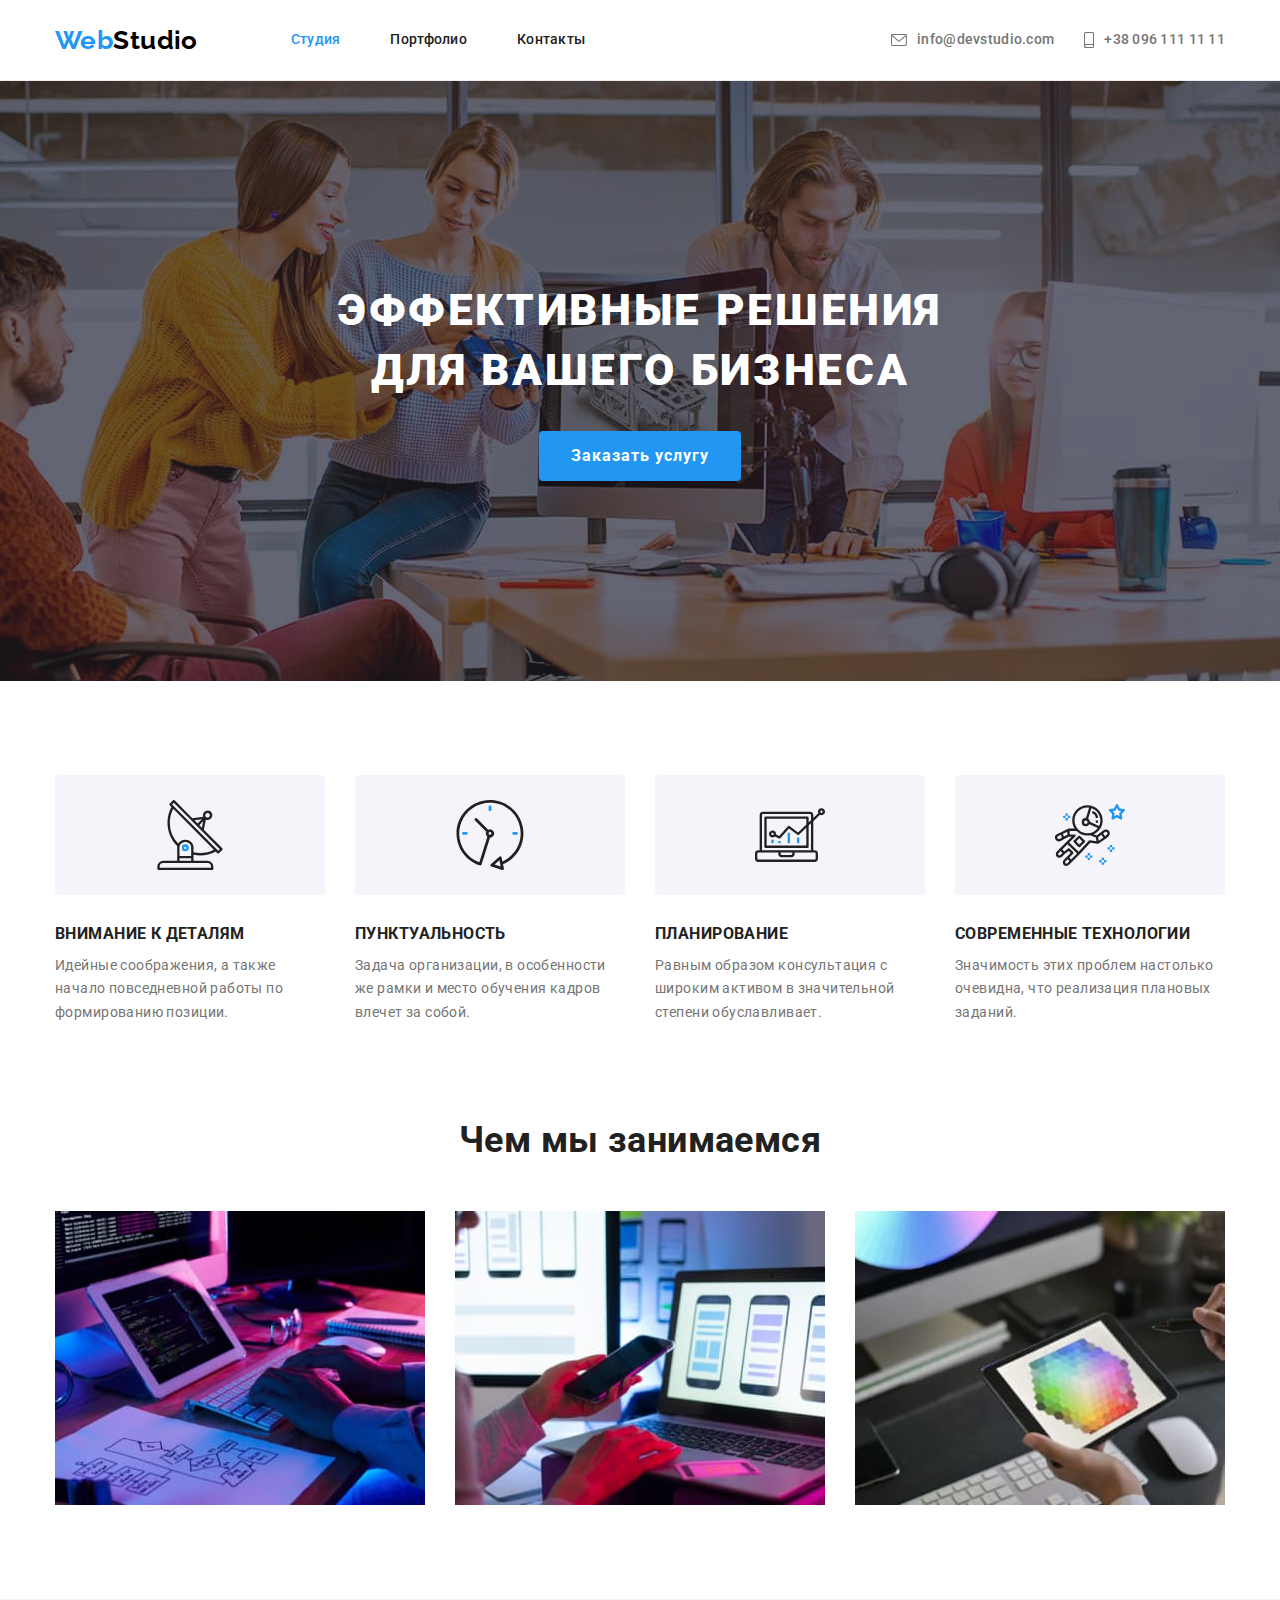
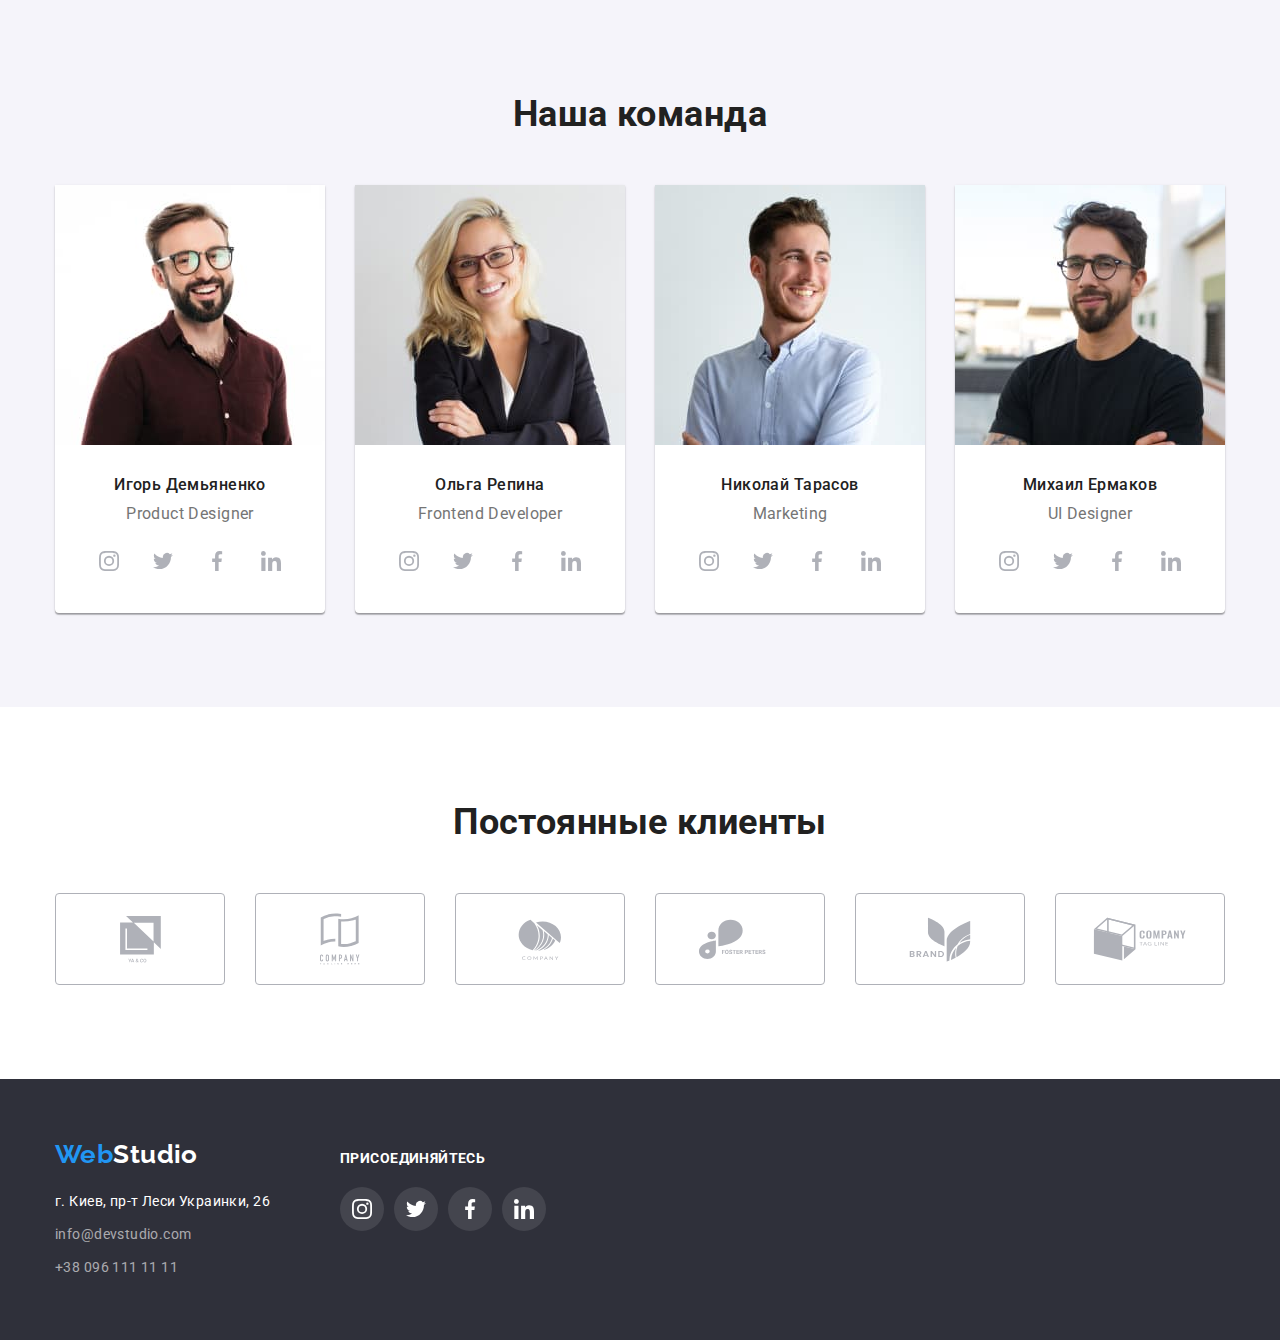
<file: index.html>
<!DOCTYPE html>
<html lang="ru">
    <head>
        <meta charset="UTF-8">
        <meta http-equiv="X-UA-Compatible" content="IE=edge">
        <meta name="viewport" content="width=device-width, initial-scale=1.0">
        <title>Document</title> 

        <link rel="preconnect" href="https://fonts.gstatic.com" />
        <link 
            href="https://fonts.googleapis.com/css2?family=Raleway:wght@700&family=Roboto:wght@400;500;700;900&display=swap"
            rel="stylesheet" />
        <link rel="stylesheet" href="https://cdnjs.cloudflare.com/ajax/libs/modern-normalize/1.0.0/modern-normalize.min.css" />
        <link rel="stylesheet" href="./css/styles.css" />
    </head>

  
    <body>
        <!-- Шапка -->
        <header class="page-header">
            <div class="container header">
                <nav class="header-links"> 
                    <!-- Логотип, название сайта и ссылка на Главную-->
                    <a class="logo" href="/">
                        Web<span class="logo-part">Studio</span>
                    </a>

                    <!-- Навигация в шапке -->
                    <ul class="site-nav list"> 
                        <li class="item"><a href="./index.html" class="link current">Студия</a></li>
                        <li class="item"><a href="./portfolio.html" class="link">Портфолио</a></li>
                        <li class="item"><a href="./contacts.html" class="link">Контакты</a></li>
                    </ul>
                </nav>

                <ul class="contacts list">
                    <li class="item">
                        <a href="mailto:info@devstudio.com" class="link">
                            <svg class="icon envelope" width="16" height="12">
                                <use href="./images/icons.svg#envelope"></use>
                            </svg>
                            info@devstudio.com
                        </a>
                    </li>
                    <li class="item">
                        <a href="tel:+380961111111" class="link">
                            <svg class="icon smartphone" width="10" height="16">
                                <use href="./images/icons.svg#smartphone"></use>
                            </svg>
                            +38 096 111 11 11
                        </a>
                    </li>
                </ul>
            </div>
        </header>

        <main>
            <!-- Баннер -->
            <section class="banner">
                <h1 class="banner-title">ЭФФЕКТИВНЫЕ РЕШЕНИЯ<br />ДЛЯ ВАШЕГО БИЗНЕСА</h1>
                <button type="button" class="buttons banner-button">Заказать услугу</button>
            </section>

            <!-- Особенности -->
            <section class="section">
                <div class="container">
                    <ul class="features list">
                        <li class="item">
                            <div class="features-icons">
                                <svg class="icon" width="70" height="70">
                                    <use href="./images/icons.svg#antenna"></use>
                                </svg>
                            </div>
                            <h3 class="features-title">ВНИМАНИЕ К ДЕТАЛЯМ</h3>
                            <p class="features-text">Идейные соображения, а также начало повседневной работы по формированию позиции.</p>
                        </li>
                        <li class="item">
                            <div class="features-icons">
                                <svg class="icon" width="70" height="70">
                                    <use href="./images/icons.svg#clock"></use>
                                </svg>
                            </div>
                            <h3 class="features-title">ПУНКТУАЛЬНОСТЬ</h3>
                            <p class="features-text">Задача организации, в особенности же рамки и место обучения кадров влечет за собой.</p>
                        </li>
                        <li class="item">
                            <div class="features-icons">
                                <svg class="icon" width="70" height="70">
                                    <use href="./images/icons.svg#diagram"></use>
                                </svg>
                            </div>
                            <h3 class="features-title" >ПЛАНИРОВАНИЕ</h3>
                            <p class="features-text">Равным образом консультация с широким активом в значительной степени обуславливает.</p>
                        </li>
                        <li class="item">
                            <div class="features-icons">
                                <svg class="icon" width="70" height="70">
                                    <use href="./images/icons.svg#astronaut"></use>
                                </svg>
                            </div>
                            <h3 class="features-title">СОВРЕМЕННЫЕ ТЕХНОЛОГИИ</h3>
                            <p class="features-text">Значимость этих проблем настолько очевидна, что реализация плановых заданий.</p>
                        </li>
                    </ul>
                </div>
            </section>

            <!-- Чем мы занимаемся -->
            <section class="section working">
                <div class="container">
                    <h2 class="section-title">Чем мы занимаемся</h2>
                    <ul class="img-work list">
                        <li class="item"><img src="./images/img.jpg" alt="Компьютер" width="370" height="294"></li>
                        <li class="item"><img src="./images/img2.jpg" alt="Телефон" width="370" height="294"></li>
                        <li class="item"><img src="./images/img3.jpg" alt="Планшет" width="370" height="294"></li>
                    </ul>
                </div>
            </section>

            <!-- Наша команда -->
            <section class="section team">
                <div class="container">
                    <h2 class="section-title">Наша команда</h2>
                    <ul class="dream-team list">
                        <li class="team-member">
                            <img src="./images/photo1.jpg" alt="Игорь Демьяненко" width="270" height="260">
                            <div class="member-content">
                                <h3 class="member-name">Игорь Демьяненко</h3>
                                <p class="member-position">Product Designer</p>
                            
                                <ul class="member-pages list">
                                    <li class="page item">
                                        <a href="" class="page-icon link" aria-label="Instagram">
                                            <svg class="icon" width="20" height="20">
                                                <use href="./images/icons.svg#instagram"></use>
                                            </svg>
                                        </a>
                                    </li>

                                    <li class="page item">
                                        <a href="" class="page-icon link" aria-label="Twitter">
                                            <svg class="icon" width="20" height="20">
                                                <use href="./images/icons.svg#twitter"></use>
                                            </svg>
                                        </a>
                                    </li>

                                    <li class="page item">
                                        <a href="" class="page-icon link" aria-label="Facebook">
                                            <svg class="icon" width="20" height="20">
                                                <use href="./images/icons.svg#facebook"></use>
                                            </svg>
                                        </a>
                                    </li>

                                    <li class="page item">
                                        <a href="" class="page-icon link" aria-label="Linkedin">
                                            <svg class="icon" width="20" height="20">
                                                <use href="./images/icons.svg#linkedin"></use>
                                            </svg>
                                        </a>
                                    </li>
                                </ul>
                            </div>
                        </li>
                        <li class="team-member">
                            <img src="./images/photo2.jpg" alt="Ольга Репина" width="270" height="260">
                            <div class="member-content">
                                <h3 class="member-name">Ольга Репина</h3>
                                <p class="member-position">Frontend Developer</p>

                                <ul class="member-pages list">
                                    <li class="page item">
                                        <a href="" class="page-icon link" aria-label="Instagram">
                                            <svg class="icon" width="20" height="20">
                                                <use href="./images/icons.svg#instagram"></use>
                                            </svg>
                                        </a>
                                    </li>
                                
                                    <li class="page item">
                                        <a href="" class="page-icon link" aria-label="Twitter">
                                            <svg class="icon" width="20" height="20">
                                                <use href="./images/icons.svg#twitter"></use>
                                            </svg>
                                        </a>
                                    </li>
                                
                                    <li class="page item">
                                        <a href="" class="page-icon link" aria-label="Facebook">
                                            <svg class="icon" width="20" height="20">
                                                <use href="./images/icons.svg#facebook"></use>
                                            </svg>
                                        </a>
                                    </li>
                                
                                    <li class="page item">
                                        <a href="" class="page-icon link" aria-label="Linkedin">
                                            <svg class="icon" width="20" height="20">
                                                <use href="./images/icons.svg#linkedin"></use>
                                            </svg>
                                        </a>
                                    </li>
                                </ul>
                            </div>
                        </li>
                        <li class="team-member">
                            <img src="./images/photo3.jpg" alt="Николай Тарасов" width="270" height="260">
                            <div class="member-content">
                                <h3 class="member-name">Николай Тарасов</h3>
                                <p class="member-position">Marketing</p>

                                <ul class="member-pages list">
                                    <li class="page item">
                                        <a href="" class="page-icon link" aria-label="Instagram">
                                            <svg class="icon" width="20" height="20">
                                                <use href="./images/icons.svg#instagram"></use>
                                            </svg>
                                        </a>
                                    </li>
                                
                                    <li class="page item">
                                        <a href="" class="page-icon link" aria-label="Twitter">
                                            <svg class="icon" width="20" height="20">
                                                <use href="./images/icons.svg#twitter"></use>
                                            </svg>
                                        </a>
                                    </li>
                                
                                    <li class="page item">
                                        <a href="" class="page-icon link" aria-label="Facebook">
                                            <svg class="icon" width="20" height="20">
                                                <use href="./images/icons.svg#facebook"></use>
                                            </svg>
                                        </a>
                                    </li>
                                
                                    <li class="page item">
                                        <a href="" class="page-icon link" aria-label="Linkedin">
                                            <svg class="icon" width="20" height="20">
                                                <use href="./images/icons.svg#linkedin"></use>
                                            </svg>
                                        </a>
                                    </li>
                                </ul>
                            </div>
                        </li>
                        <li class="team-member">
                            <img src="./images/photo4.jpg" alt="Михаил Ермаков" width="270" height="260">
                            <div class="member-content">
                                <h3 class="member-name">Михаил Ермаков</h3>
                                <p class="member-position">UI Designer</p>

                                <ul class="member-pages list">
                                    <li class="page item">
                                        <a href="" class="page-icon link" aria-label="Instagram">
                                            <svg class="icon" width="20" height="20">
                                                <use href="./images/icons.svg#instagram"></use>
                                            </svg>
                                        </a>
                                    </li>
                                
                                    <li class="page item">
                                        <a href="" class="page-icon link" aria-label="Twitter">
                                            <svg class="icon" width="20" height="20">
                                                <use href="./images/icons.svg#twitter"></use>
                                            </svg>
                                        </a>
                                    </li>
                                
                                    <li class="page item">
                                        <a href="" class="page-icon link" aria-label="Facebook">
                                            <svg class="icon" width="20" height="20">
                                                <use href="./images/icons.svg#facebook"></use>
                                            </svg>
                                        </a>
                                    </li>
                                
                                    <li class="page item">
                                        <a href="" class="page-icon link" aria-label="Linkedin">
                                            <svg class="icon" width="20" height="20">
                                                <use href="./images/icons.svg#linkedin"></use>
                                            </svg>
                                        </a>
                                    </li>
                                </ul>
                            </div>
                        </li>
                    </ul>
                </div>
            </section>

            <section class="section">
                <div class="container">
                    <h2 class="section-title">Постоянные клиенты</h2>
                
                    <ul class="clients list">
                        <li class="group item">
                            <a href="" class="group-icon link" aria-label="Company">
                                <svg class="icon" width="41" height="46.7">
                                    <use href="./images/icons.svg#group"></use>
                                </svg>
                            </a>
                        </li>

                        <li class="group item">
                            <a href="" class="group-icon link" aria-label="Company">
                                <svg class="icon" width="40" height="52">
                                    <use href="./images/icons.svg#group-2"></use>
                                </svg>
                            </a>
                        </li>

                        <li class="group item">
                            <a href="" class="group-icon link" aria-label="Company">
                                <svg class="icon" width="43.46" height="41.18">
                                    <use href="./images/icons.svg#group-3"></use>
                                </svg>
                            </a>
                        </li>

                        <li class="group item">
                            <a href="" class="group-icon link" aria-label="Company">
                                <svg class="icon" width="84.44" height="40.62">
                                    <use href="./images/icons.svg#group-4"></use>
                                </svg>
                            </a>
                        </li>

                        <li class="group item">
                            <a href="" class="group-icon link" aria-label="Company">
                                <svg class="icon" width="62.54" height="45.43">
                                    <use href="./images/icons.svg#group-5"></use>
                                </svg>
                            </a>
                        </li>

                        <li class="group item">
                            <a href="" class="group-icon link" aria-label="Company">
                                <svg class="icon" width="93.79" height="43.93">
                                    <use href="./images/icons.svg#group-6"></use>
                                </svg>
                            </a>
                        </li>
                    </ul>
                </div>
            </section>

        </main>

        <!-- Подвал -->
        <footer class="footer">
            <div class="container">
                <div class="footer-address">
                    <!-- Логотип, название сайта и ссылка на Главную-->
                    <a class="logo" href="/">
                        Web<span class="logo-part">Studio</span>
                    </a>

                    <address class="address">
                        <p class="address-text">г. Киев, пр-т Леси Украинки, 26</p>
                
                        <ul class="list">
                            <li class="item"><a href="mailto:info@devstudio.com" class="link">info@devstudio.com</a></li>
                            <li class="item"><a href="tel:+380961111111" class="link">+38 096 111 11 11</a></li>
                        </ul>
                    </address>
                </div>

                <div class="social">
                    <h3 class="title">ПРИСОЕДИНЯЙТЕСЬ</h3>

                    <ul class="social-pages list">
                        <li class="page item">
                            <a href="" class="page-icon link" aria-label="Instagram">
                                <svg class="icon" width="20" height="20">
                                    <use href="./images/icons.svg#instagram"></use>
                                </svg>
                            </a>
                        </li>
                    
                        <li class="page item">
                            <a href="" class="page-icon link" aria-label="Twitter">
                                <svg class="icon" width="20" height="20">
                                    <use href="./images/icons.svg#twitter"></use>
                                </svg>
                            </a>
                        </li>
                    
                        <li class="page item">
                            <a href="" class="page-icon link" aria-label="Facebook">
                                <svg class="icon" width="20" height="20">
                                    <use href="./images/icons.svg#facebook"></use>
                                </svg>
                            </a>
                        </li>
                    
                        <li class="page item">
                            <a href="" class="page-icon link" aria-label="Linkedin">
                                <svg class="icon" width="20" height="20">
                                    <use href="./images/icons.svg#linkedin"></use>
                                </svg>
                            </a>
                        </li>
                    </ul>

                </div>
            </div>

        </footer>

    </body>
</html>
</file>
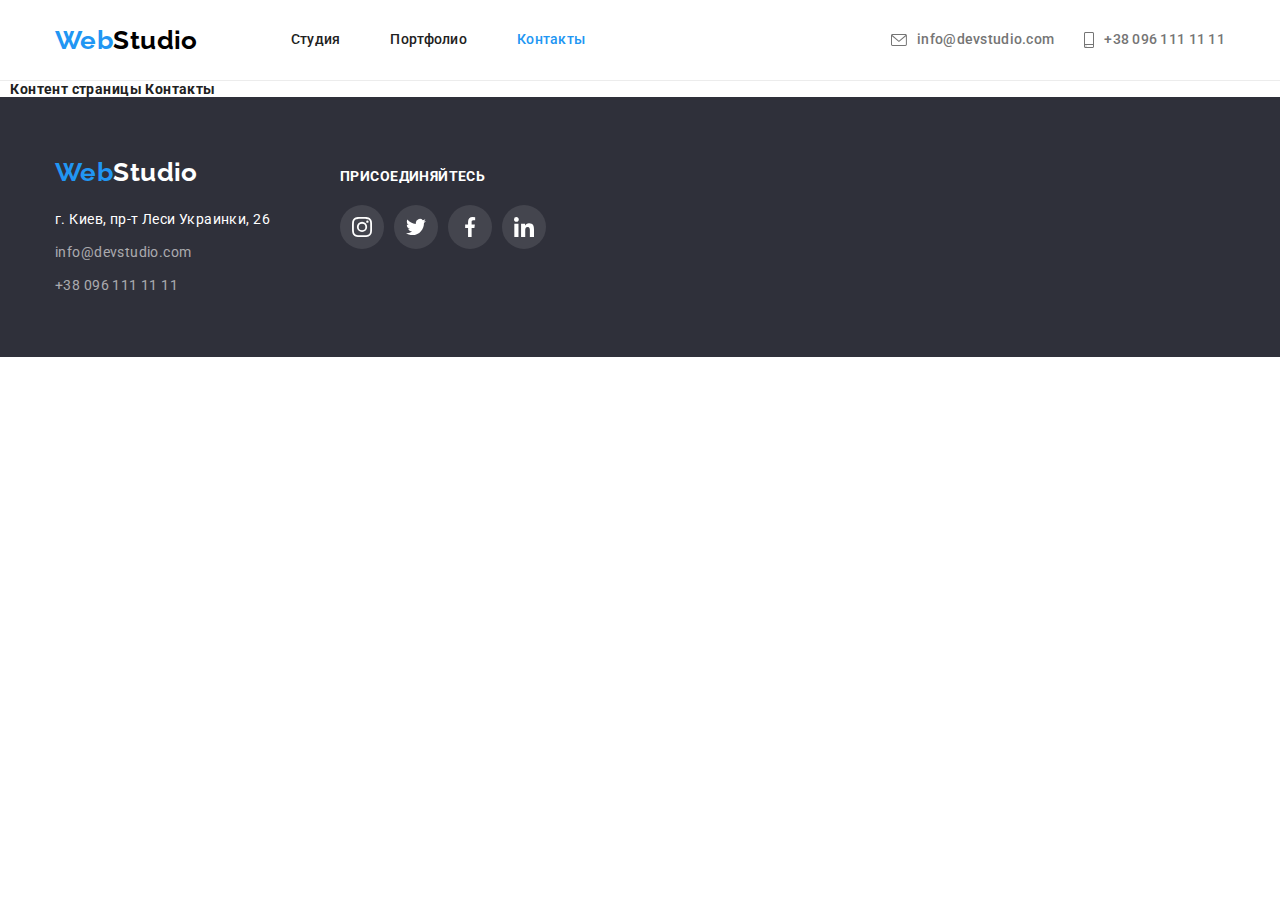
<file: contacts.html>
<!DOCTYPE html>
<html lang="ru">
    <head>
        <meta charset="UTF-8">
        <meta http-equiv="X-UA-Compatible" content="IE=edge">
        <meta name="viewport" content="width=device-width, initial-scale=1.0">
        <title>Document</title>

        <link rel="preconnect" href="https://fonts.gstatic.com" />
        <link
            href="https://fonts.googleapis.com/css2?family=Raleway:wght@700&family=Roboto:wght@400;500;700;900&display=swap"
            rel="stylesheet" />
        <link rel="stylesheet"
            href="https://cdnjs.cloudflare.com/ajax/libs/modern-normalize/1.0.0/modern-normalize.min.css" />
        <link rel="stylesheet" href="./css/styles.css" />
    </head>


    <body>
        <!-- Шапка -->
        <header class="page-header">
            <div class="container header">
                <nav class="header-links">
                    <!-- Логотип, название сайта и ссылка на Главную-->
                    <a class="logo" href="/">
                        Web<span class="logo-part">Studio</span>
                    </a>
        
                    <!-- Навигация в шапке -->
                    <ul class="site-nav list">
                        <li class="item"><a href="./index.html" class="link">Студия</a></li>
                        <li class="item"><a href="./portfolio.html" class="link">Портфолио</a></li>
                        <li class="item"><a href="./contacts.html" class="link current">Контакты</a></li>
                    </ul>
                </nav>
        
                <ul class="contacts list">
                    <li class="item">
                        <a href="mailto:info@devstudio.com" class="link">
                            <svg class="icon envelope" width="16" height="12">
                                <use href="./images/icons.svg#envelope"></use>
                            </svg>
                            info@devstudio.com
                        </a>
                    </li>
                    <li class="item">
                        <a href="tel:+380961111111" class="link">
                            <svg class="icon smartphone" width="10" height="16">
                                <use href="./images/icons.svg#smartphone"></use>
                            </svg>
                            +38 096 111 11 11
                        </a>
                    </li>
                </ul>
            </div>
        </header>


        <main>  
            Контент страницы Контакты
        </main>

        <!-- Подвал -->
        <footer class="footer">
            <div class="container">
                <div class="footer-address">
                    <!-- Логотип, название сайта и ссылка на Главную-->
                    <a class="logo" href="/">
                        Web<span class="logo-part">Studio</span>
                    </a>
        
                    <address class="address">
                        <p class="address-text">г. Киев, пр-т Леси Украинки, 26</p>
        
                        <ul class="list">
                            <li class="item"><a href="mailto:info@devstudio.com" class="link">info@devstudio.com</a></li>
                            <li class="item"><a href="tel:+380961111111" class="link">+38 096 111 11 11</a></li>
                        </ul>
                    </address>
                </div>
        
                <div class="social">
                    <h3 class="title">ПРИСОЕДИНЯЙТЕСЬ</h3>
        
                    <ul class="social-pages list">
                        <li class="page item">
                            <a href="" class="page-icon link" aria-label="Instagram">
                                <svg class="icon" width="20" height="20">
                                    <use href="./images/icons.svg#instagram"></use>
                                </svg>
                            </a>
                        </li>
        
                        <li class="page item">
                            <a href="" class="page-icon link" aria-label="Twitter">
                                <svg class="icon" width="20" height="20">
                                    <use href="./images/icons.svg#twitter"></use>
                                </svg>
                            </a>
                        </li>
        
                        <li class="page item">
                            <a href="" class="page-icon link" aria-label="Facebook">
                                <svg class="icon" width="20" height="20">
                                    <use href="./images/icons.svg#facebook"></use>
                                </svg>
                            </a>
                        </li>
        
                        <li class="page item">
                            <a href="" class="page-icon link" aria-label="Linkedin">
                                <svg class="icon" width="20" height="20">
                                    <use href="./images/icons.svg#linkedin"></use>
                                </svg>
                            </a>
                        </li>
                    </ul>
        
                </div>
            </div>
        
        </footer>
    </body>

</html>
</file>
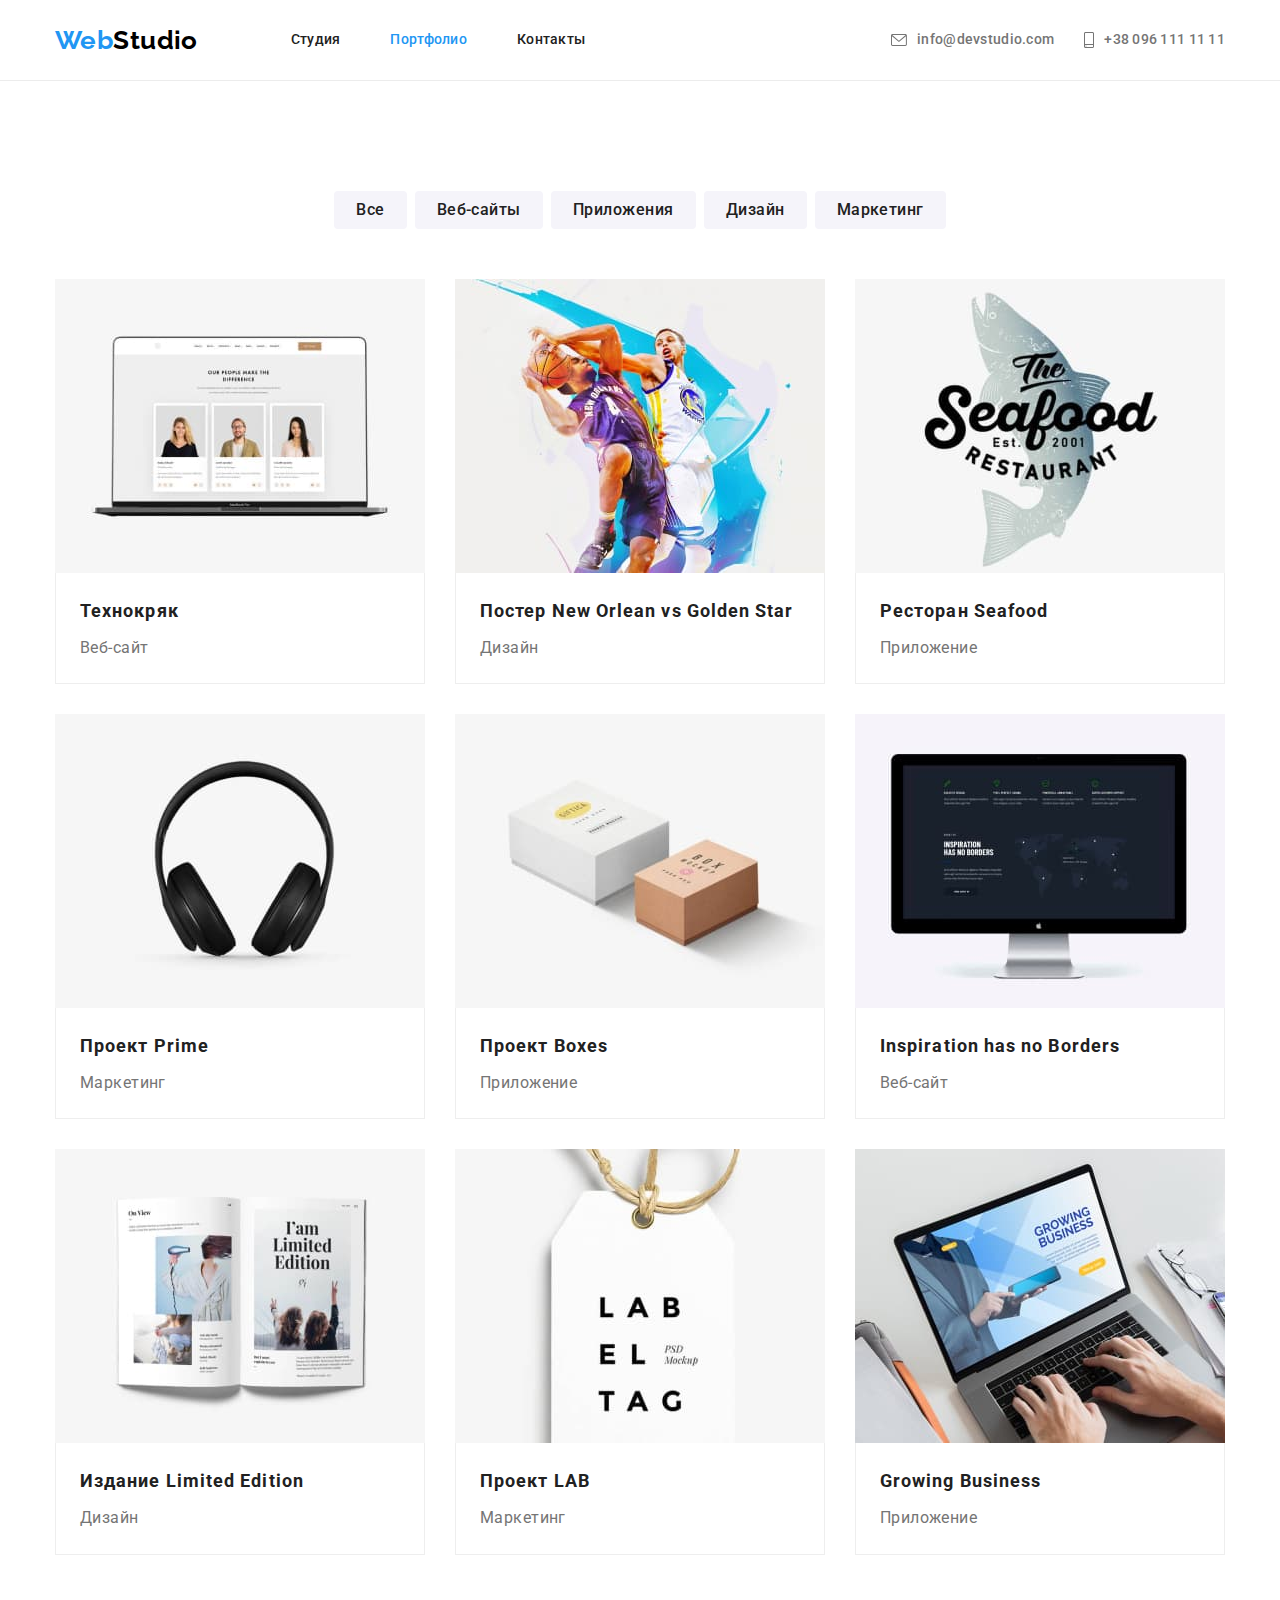
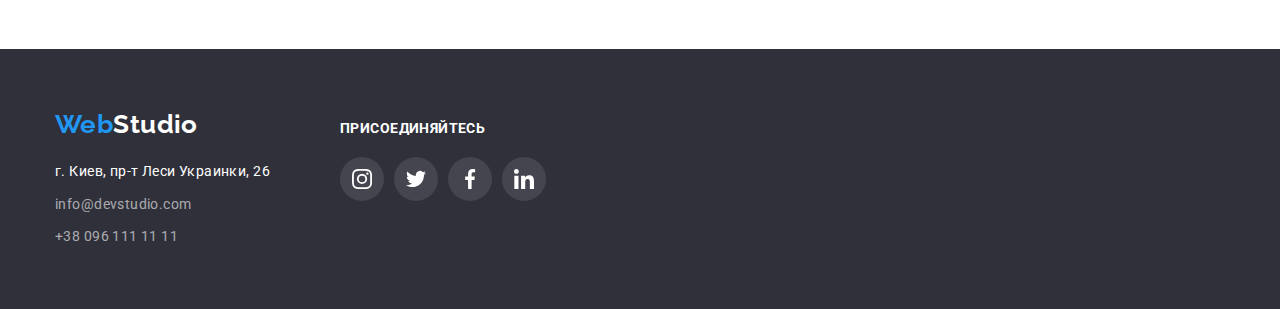
<file: portfolio.html>
<!DOCTYPE html>
<html lang="ru">
    <head>
        <meta charset="UTF-8">
        <meta http-equiv="X-UA-Compatible" content="IE=edge">
        <meta name="viewport" content="width=device-width, initial-scale=1.0">
        <title>Document</title>

        <link rel="preconnect" href="https://fonts.gstatic.com" />
        <link
            href="https://fonts.googleapis.com/css2?family=Raleway:wght@700&family=Roboto:wght@400;500;700;900&display=swap"
            rel="stylesheet" />
        <link rel="stylesheet"
            href="https://cdnjs.cloudflare.com/ajax/libs/modern-normalize/1.0.0/modern-normalize.min.css" />
        <link rel="stylesheet" href="./css/styles.css" />
    </head>


    <body>
        <!-- Шапка -->
        <header class="page-header">
            <div class="container header">
                <nav class="header-links">
                    <!-- Логотип, название сайта и ссылка на Главную-->
                    <a class="logo" href="/">
                        Web<span class="logo-part">Studio</span>
                    </a>

                    <!-- Навигация в шапке -->
                    <ul class="site-nav list">
                        <li class="item"><a href="./index.html" class="link">Студия</a></li>
                        <li class="item"><a href="./portfolio.html" class="link current">Портфолио</a></li>
                        <li class="item"><a href="./contacts.html" class="link">Контакты</a></li>
                    </ul>
                </nav>

                <ul class="contacts list">
                    <li class="item">
                        <a href="mailto:info@devstudio.com" class="link">
                            <svg class="icon envelope" width="16" height="12">
                                <use href="./images/icons.svg#envelope"></use>
                            </svg>
                            info@devstudio.com
                        </a>
                    </li>
                    <li class="item">
                        <a href="tel:+380961111111" class="link">
                            <svg class="icon smartphone" width="10" height="16">
                                <use href="./images/icons.svg#smartphone"></use>
                            </svg>
                            +38 096 111 11 11
                        </a>
                    </li>
                </ul>
            </div>
        </header>

        <main>  
            <section class="section">
                <div class="container">
                    <ul class="btns-filters list">
                        <li class="item"><button type="button" class="buttons filter">Все</button></li>
                        <li class="item"><button type="button" class="buttons filter">Веб-сайты</button></li>
                        <li class="item"><button type="button" class="buttons filter">Приложения</button></li>
                        <li class="item"><button type="button" class="buttons filter">Дизайн</button></li>
                        <li class="item"><button type="button" class="buttons filter">Маркетинг</button></li>
                    </ul>
                

                    <ul class="projects list">
                        <li class="project">
                            <a href="" class="link">
                                <img src="./images/img-1.jpg" alt="МакБук" width="370" height="294">
                                <div class="project-content">
                                    <h2 class="project-name">Технокряк</h2>
                                    <p class="project-type">Веб-сайт</p>
                                </div>
                            </a>
                        </li>
                        <li class="project">
                            <a href="" class="link">
                                <img src="./images/img-2.jpg" alt="Игра в баскетбол" width="370" height="294">
                                <div class="project-content">
                                    <h2 class="project-name">Постер New Orlean vs Golden Star</h2>
                                    <p class="project-type">Дизайн</p>
                                </div>
                            </a>
                        </li>
                        <li class="project">
                            <a href="" class="link">
                                <img src="./images/img-3.jpg" alt="Логотип ресторана" width="370" height="294">
                                <div class="project-content">
                                    <h2 class="project-name">Ресторан Seafood</h2>
                                    <p class="project-type">Приложение</p>
                                </div>
                            </a>
                        </li>
                        <li class="project">
                            <a href="" class="link">
                                <img src="./images/img-4.jpg" alt="Черные нушники" width="370" height="294">
                                <div class="project-content">
                                    <h2 class="project-name">Проект Prime</h2>
                                    <p class="project-type">Маркетинг</p>
                                </div>
                            </a>
                        </li>
                        <li class="project">
                            <a href="" class="link">
                                <img src="./images/img-5.jpg" alt="Две коробки" width="370" height="294">
                                <div class="project-content">
                                    <h2 class="project-name">Проект Boxes</h2>
                                    <p class="project-type">Приложение</p>
                                </div>
                            </a>
                        </li>
                        <li class="project">
                            <a href="" class="link">
                                <img src="./images/img-6.jpg" alt="АйМак" width="370" height="294">
                                <div class="project-content">
                                    <h2 class="project-name">Inspiration has no Borders</h2>
                                    <p class="project-type">Веб-сайт</p>
                                </div>
                            </a>
                        </li>
                        <li class="project">
                            <a href="" class="link">
                                <img src="./images/img-7.jpg" alt="Книга" width="370" height="294">
                                <div class="project-content">
                                    <h2 class="project-name">Издание Limited Edition</h2>
                                    <p class="project-type">Дизайн</p>
                                </div>
                            </a>
                        </li>
                        <li class="project">
                            <a href="" class="link">
                                <img src="./images/img-8.jpg" alt="Ярлык" width="370" height="294">
                                <div class="project-content">
                                    <h2 class="project-name">Проект LAB</h2>
                                    <p class="project-type">Маркетинг</p>
                                </div>
                            </a>
                        </li>
                        <li class="project">
                            <a href="" class="link">
                                <img src="./images/img-9.jpg" alt="Работа за ноутбуком" width="370" height="294">
                                <div class="project-content">
                                    <h2 class="project-name">Growing Business</h2>
                                    <p class="project-type">Приложение</p>
                                </div>
                            </a>
                        </li>
                    </ul>
                </div>

            </section>

        </main>

        <!-- Подвал -->
        <footer class="footer">
            <div class="container">
                <div class="footer-address">
                    <!-- Логотип, название сайта и ссылка на Главную-->
                    <a class="logo" href="/">
                        Web<span class="logo-part">Studio</span>
                    </a>
        
                    <address class="address">
                        <p class="address-text">г. Киев, пр-т Леси Украинки, 26</p>
        
                        <ul class="list">
                            <li class="item"><a href="mailto:info@devstudio.com" class="link">info@devstudio.com</a></li>
                            <li class="item"><a href="tel:+380961111111" class="link">+38 096 111 11 11</a></li>
                        </ul>
                    </address>
                </div>
        
                <div class="social">
                    <h3 class="title">ПРИСОЕДИНЯЙТЕСЬ</h3>
        
                    <ul class="social-pages list">
                        <li class="page item">
                            <a href="" class="page-icon link" aria-label="Instagram">
                                <svg class="icon" width="20" height="20">
                                    <use href="./images/icons.svg#instagram"></use>
                                </svg>
                            </a>
                        </li>
        
                        <li class="page item">
                            <a href="" class="page-icon link" aria-label="Twitter">
                                <svg class="icon" width="20" height="20">
                                    <use href="./images/icons.svg#twitter"></use>
                                </svg>
                            </a>
                        </li>
        
                        <li class="page item">
                            <a href="" class="page-icon link" aria-label="Facebook">
                                <svg class="icon" width="20" height="20">
                                    <use href="./images/icons.svg#facebook"></use>
                                </svg>
                            </a>
                        </li>
        
                        <li class="page item">
                            <a href="" class="page-icon link" aria-label="Linkedin">
                                <svg class="icon" width="20" height="20">
                                    <use href="./images/icons.svg#linkedin"></use>
                                </svg>
                            </a>
                        </li>
                    </ul>
        
                </div>
            </div>
        
        </footer>
    
    </body>
</html>
</file>
<file: css/styles.css>
:root {
  --primery-text-color: #212121;
  --title-text-color: #757575;
  --accent-color: #2196f3;
  --white-text-color: #ffffff;
  --logo-header-part-color: #000000;
  --logo-footer-part-color: #ffffff;
  --contacts-header-color: #757575;
  --contacts-footer-color: rgba(255, 255, 255, 0.6);

  --banner-btn-hover-color: #188ce8;
  --primery-bg-color: #ffffff;
  --second-bg-color: #2f303a;
  --icon-bg-color: #f5f4fa;
  --icon-fill-color: #afb1b8;
  --footer-icon-bg-color: rgba(255, 255, 255, 0.1);

  --border-header-color: #ececec;
  --card-border-color: #eeeeee;

  --card-shadow: 0px 1px 3px rgba(0, 0, 0, 0.12),
    0px 1px 1px rgba(0, 0, 0, 0.14), 0px 2px 1px rgba(0, 0, 0, 0.2);
  --filters-shadow: 0px 3px 1px rgba(0, 0, 0, 0.1),
    0px 1px 2px rgba(0, 0, 0, 0.08), 0px 2px 2px rgba(0, 0, 0, 0.12);
  --card-projects-shadow: 0px 1px 1px rgba(0, 0, 0, 0.12),
    0px 4px 4px rgba(0, 0, 0, 0.06), 1px 4px 6px rgba(0, 0, 0, 0.16);

  --card-gap: 30px;
}

/* Общие свойства */

/* страница */
body {
  font-family: Roboto, sans-serif;
  font-weight: 700;
  font-size: 14px;
  letter-spacing: 0.03em;

  background-color: var(--primery-bg-color);
  color: var(--primery-text-color);
}

/* все img-файлы */
img {
  display: block;
  max-width: 100%;
  height: auto;
}

/* маркеры в списках */
.list {
  padding: 0;
  margin: 0;

  list-style: none;
}

/* все контейнеры */
.container {
  width: 1200px;
  padding-left: 15px;
  padding-right: 15px;
  margin-left: auto;
  margin-right: auto;
}

/* шапка */
.page-header {
  border-bottom: 1px solid var(--border-header-color);
}

.container.header {
  display: flex;
  align-items: center;
}

.header-links {
  display: flex;
  align-items: center;
}

.page-header .link {
  font-weight: 500;
  line-height: 1.14;
  letter-spacing: 0.02em;
  text-decoration: none;
}

/* логотип в шапке */
.logo {
  margin-right: 93px;

  font-family: Raleway, sans-serif;
  font-size: 26px;
  line-height: 1.19;
  text-decoration: none;

  color: var(--accent-color);
}

.page-header .logo-part {
  color: var(--logo-header-part-color);
}

/* навигация сайта */
.site-nav {
  display: flex;
}

.site-nav .item:not(:last-child) {
  margin-right: 50px;
}

.site-nav .link {
  display: block;
  padding-top: 32px;
  padding-bottom: 32px;

  color: var(--primery-text-color);
}

.site-nav .link:hover,
.site-nav .link:focus,
.site-nav .link:active {
  color: var(--accent-color);
}

.site-nav .link.current {
  color: var(--accent-color);
}

/* контакты в шапке */
.contacts {
  display: flex;
  margin-left: auto;
}

.contacts .item:not(:last-child) {
  margin-right: 30px;
}

.contacts .item {
  color: var(--contacts-header-color);
}

.contacts .link {
  display: flex;

  align-items: center;

  padding-top: 32px;
  padding-bottom: 32px;

  color: var(--contacts-header-color);
}

.contacts .link:hover,
.contacts .link:focus,
.contacts .link:active {
  color: var(--accent-color);
}

.contacts .icon {
  margin-right: 10px;

  fill: currentColor;
}

.contacts .icon:hover,
.contacts .icon:focus {
  fill: var(--accent-color);
}

/* баннер */
.banner {
  max-width: 1600px;
  height: 600px;

  padding-top: 200px;
  padding-bottom: 200px;
  margin-left: auto;
  margin-right: auto;

  text-align: center;

  background-color: var(--second-bg-color);
  background-image: linear-gradient(
      rgba(47, 48, 58, 0.4),
      rgba(47, 48, 58, 0.4)
    ),
    url(../images/img-bg.jpg);
  background-repeat: no-repeat;
  background-size: cover;
  background-position: center;
}

.banner-title {
  margin-top: 0;
  margin-bottom: var(--card-gap);

  font-weight: 900;
  font-size: 44px;
  line-height: 1.36;
  letter-spacing: 0.06em;
  text-transform: uppercase;

  color: var(--white-text-color);
}

/* кнопка в баннере */
.buttons {
  font-family: inherit;
  font-style: normal;
  font-size: 16px;
  text-align: center;

  border-radius: 4px;

  cursor: pointer;
}

.buttons.banner-button {
  padding: 10px 32px;
  min-width: 200px;

  font-weight: 700;
  line-height: 1.9;
  letter-spacing: 0.06em;

  color: var(--white-text-color);
  background-color: var(--accent-color);
  border: transparent;
  box-shadow: 0px 4px 4px rgba(0, 0, 0, 0.15);
}

.buttons.banner-button:hover,
.buttons.banner-button:focus {
  background-color: var(--banner-btn-hover-color);
}

/* все секции, кроме баннера */
.section {
  padding-top: 94px;
  padding-bottom: 94px;
}

/* все заголовки секций */
.section-title {
  margin-top: 0;
  margin-bottom: 50px;

  font-size: 36px;
  line-height: 1.17;
  text-align: center;

  color: var(--primery-text-color);
}

/* особенности */
.features {
  display: flex;
}

.features .item {
  width: calc((100% - 90px) / 4);
}

.features .item:not(:last-child) {
  margin-right: var(--card-gap);
}

.features-icons {
  display: flex;
  justify-content: center;
  align-items: center;

  height: 120px;
  margin-bottom: 30px;

  background-color: var(--icon-bg-color);
  border-radius: 4px;
}

.features-title {
  margin-top: 0;
  margin-bottom: 10px;

  line-height: 1.14;
  text-transform: uppercase;

  color: var(--primery-text-color);
}

.features-text {
  margin-top: 0;
  margin-bottom: 0;

  font-weight: 400;
  line-height: 1.7;

  color: var(--title-text-color);
}

/* чем мы занимаемся */
.section.working {
  padding-top: 0;
}

.img-work {
  display: flex;
}

.img-work .item {
  width: calc((100% - 60px) / 3);
}

.img-work .item:not(:last-child) {
  margin-right: var(--card-gap);
}

/* наша команда */
.section.team {
  background-color: var(--icon-bg-color);
}

.dream-team {
  display: flex;
}

.team-member {
  width: calc((100% - 90px) / 4);

  background-color: var(--primery-bg-color);
  box-shadow: var(--card-shadow);
  border-radius: 0px 0px 4px 4px;
  overflow: hidden;
}

.team-member:not(:last-child) {
  margin-right: var(--card-gap);
}

.member-content {
  padding-top: 30px;
  padding-bottom: 30px;
}

.member-name {
  margin-top: 0;
  margin-bottom: 10px;

  font-weight: 500;
  font-size: 16px;
  line-height: 1.19;
  text-align: center;

  color: var(--primery-text-color);
}

.member-position {
  margin-top: 0;
  margin-bottom: 16px;

  font-weight: 400;
  font-size: 16px;
  line-height: 1.19;
  text-align: center;

  color: var(--title-text-color);
}

.member-pages {
  display: flex;
  justify-content: center;
}

.member-pages .page:not(:last-child) {
  margin-right: 10px;
}

.member-pages .page-icon {
  display: flex;
  justify-content: center;
  align-items: center;
  border-radius: 50%;

  width: 44px;
  height: 44px;

  color: var(--icon-fill-color);
}

.member-pages .page-icon:hover,
.member-pages .page-icon:focus {
  background-color: var(--accent-color);
  color: var(--primery-bg-color);
}

.page-icon .icon {
  fill: currentColor;
}

/* постоянные клиенты */
.clients {
  display: flex;
}

.clients .group:not(:last-child) {
  margin-right: 30px;
}

.clients .group-icon {
  display: flex;
  justify-content: center;
  align-items: center;

  width: 170px;
  height: 92px;

  color: var(--icon-fill-color);
  border: 1px solid var(--icon-fill-color);
  border-radius: 4px;
}

.clients .group-icon:hover,
.clients .group-icon:focus {
  border-color: var(--accent-color);
  color: var(--accent-color);
}

.group .icon {
  fill: currentColor;
}

/* подвал */
.footer {
  padding: 60px 0;

  background-color: var(--second-bg-color);
}

.footer .container {
  display: flex;
  align-items: baseline;
}

.footer-address {
  margin-right: 70px;
}

.footer-address .logo {
  display: inline-block;

  margin-right: 0;
  margin-bottom: 20px;
}

.footer-address .logo-part {
  color: var(--logo-footer-part-color);
}

.footer-address .address {
  font-style: normal;
  font-weight: 400;
  line-height: 1.7;

  color: var(--white-text-color);
}

.footer-address .address-text {
  margin-top: 0;
  margin-bottom: 9px;
}

/* контакты в подвале */
.footer-address .item:not(:last-child) {
  margin-bottom: 9px;
}

.footer-address .link {
  color: var(--contacts-footer-color);
  text-decoration: none;
}

.footer-address .link:hover,
.footer-address .link:focus,
.footer-address .link:active {
  color: var(--accent-color);
}

.footer .social {
  margin: 0;
}

.social .title {
  margin-top: 0;
  margin-bottom: 20px;

  font-size: 14px;
  line-height: 1.14;
  text-transform: uppercase;

  color: var(--white-text-color);
}

.social-pages {
  display: flex;
}

.social-pages .page:not(:last-child) {
  margin-right: 10px;
}

.social-pages .page-icon {
  display: flex;
  justify-content: center;
  align-items: center;

  width: 44px;
  height: 44px;

  color: var(--primery-bg-color);
  background-color: var(--footer-icon-bg-color);
  border-radius: 50%;
}

.social-pages .page-icon:hover,
.social-pages .page-icon:focus {
  background-color: var(--accent-color);
}

.page-icon .icon {
  fill: currentColor;
}

/* стили для страницы Портфолио */
.btns-filters {
  display: flex;
  justify-content: center;

  margin-bottom: 50px;
}

.btns-filters .item:not(:last-child) {
  margin-right: 8px;
}

.buttons.filter {
  padding: 6px 22px;

  font-weight: 500;
  line-height: 1.6;
  letter-spacing: 0.03em;

  color: var(--primery-text-color);
  background-color: var(--icon-bg-color);
  border: transparent;
}

.buttons.filter:hover,
.buttons.filter:focus,
.buttons.filter:active {
  color: var(--white-text-color);
  background-color: var(--accent-color);
  box-shadow: var(--filters-shadow);
}

.projects {
  display: flex;
  flex-wrap: wrap;
}

.projects .link {
  text-decoration: none;
}

.project {
  box-sizing: border-box;

  width: calc((100% - 60px) / 3);

  background-color: var(--primery-bg-color);
}

.project:not(:nth-child(3n)) {
  margin-right: var(--card-gap);
}

.project:not(:nth-last-child(-n + 3)) {
  margin-bottom: var(--card-gap);
}

.projects .link:hover,
.projects .link:focus {
  box-shadow: var(--card-projects-shadow);
}

.project-content {
  padding: 20px 24px;

  border-top: transparent;
  border-bottom: 1px solid var(--card-border-color);
  border-right: 1px solid var(--card-border-color);
  border-left: 1px solid var(--card-border-color);
}

.project-name {
  margin-top: 0;
  margin-bottom: 4px;

  font-size: 18px;
  line-height: 2;
  letter-spacing: 0.06em;

  color: var(--primery-text-color);
}

.project-type {
  margin: 0;

  font-weight: 400;
  font-size: 16px;
  line-height: 1.9;

  color: var(--title-text-color);
}
</file>
